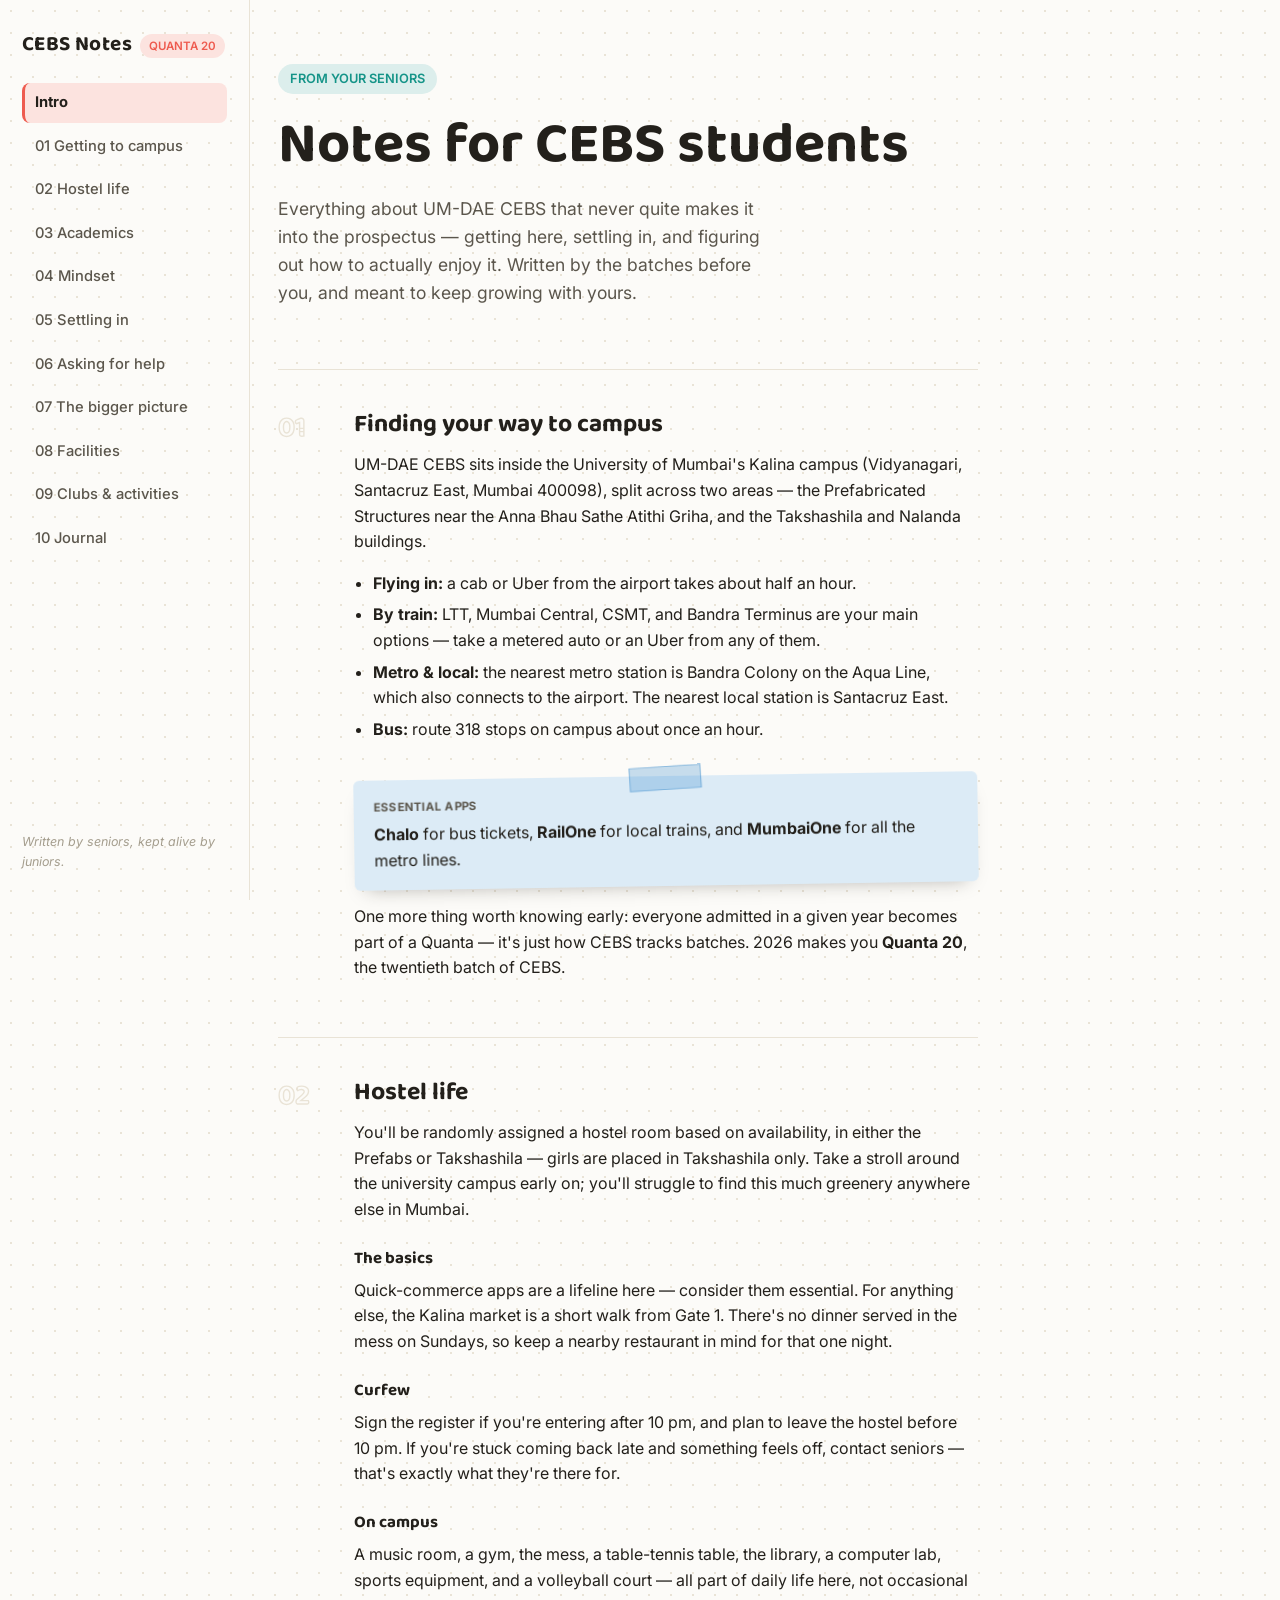
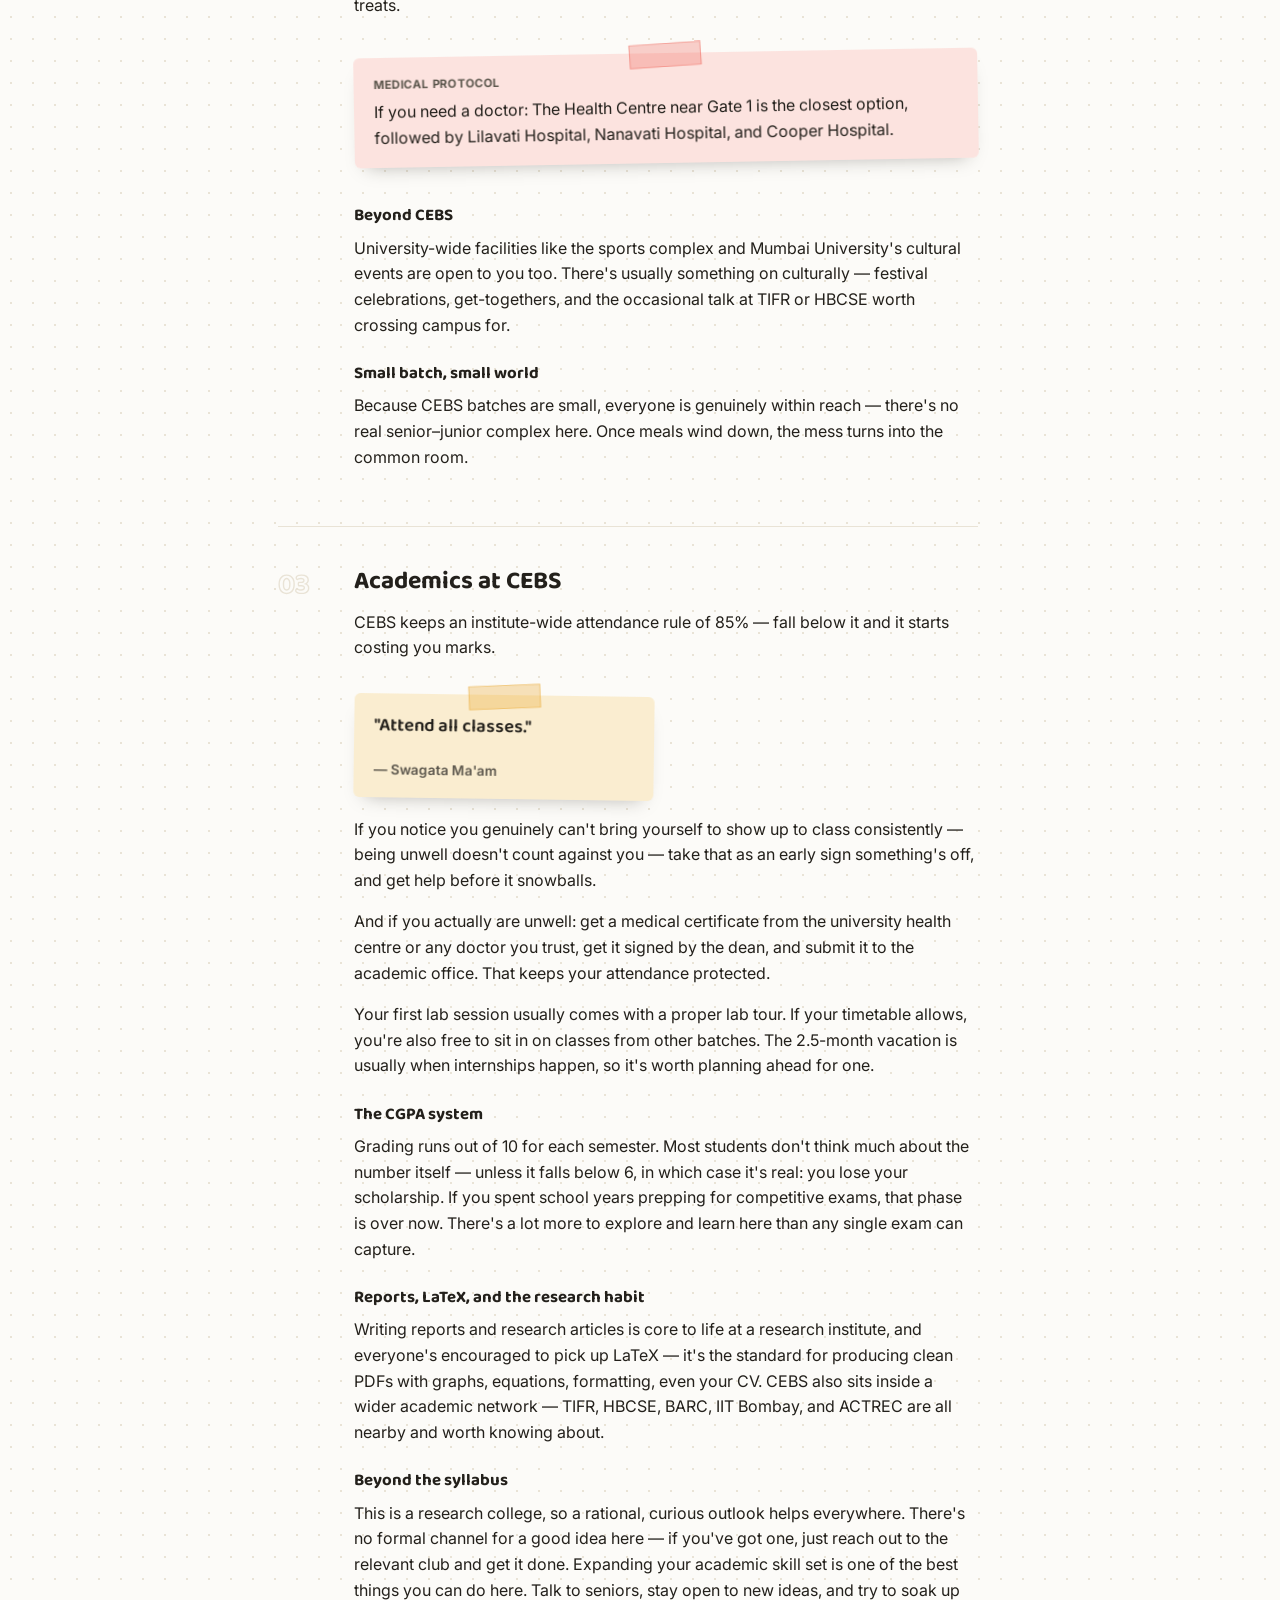
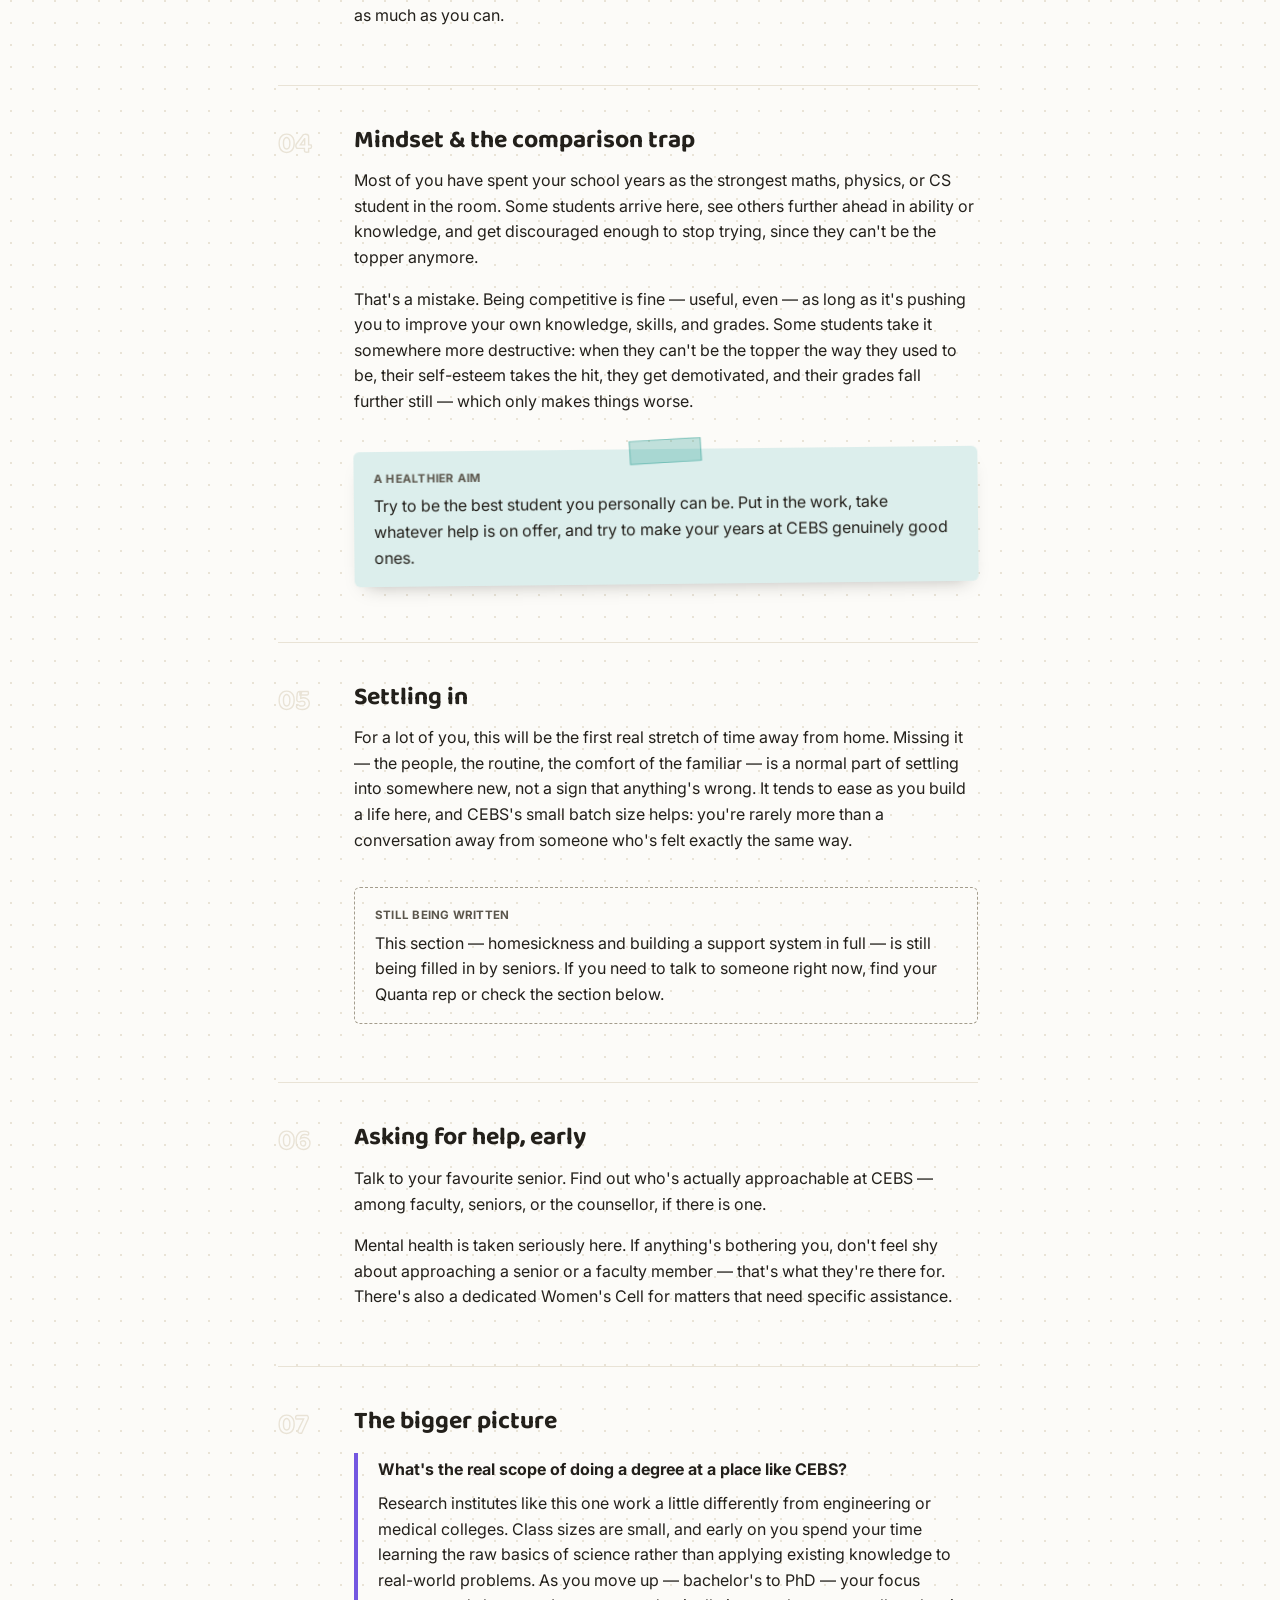
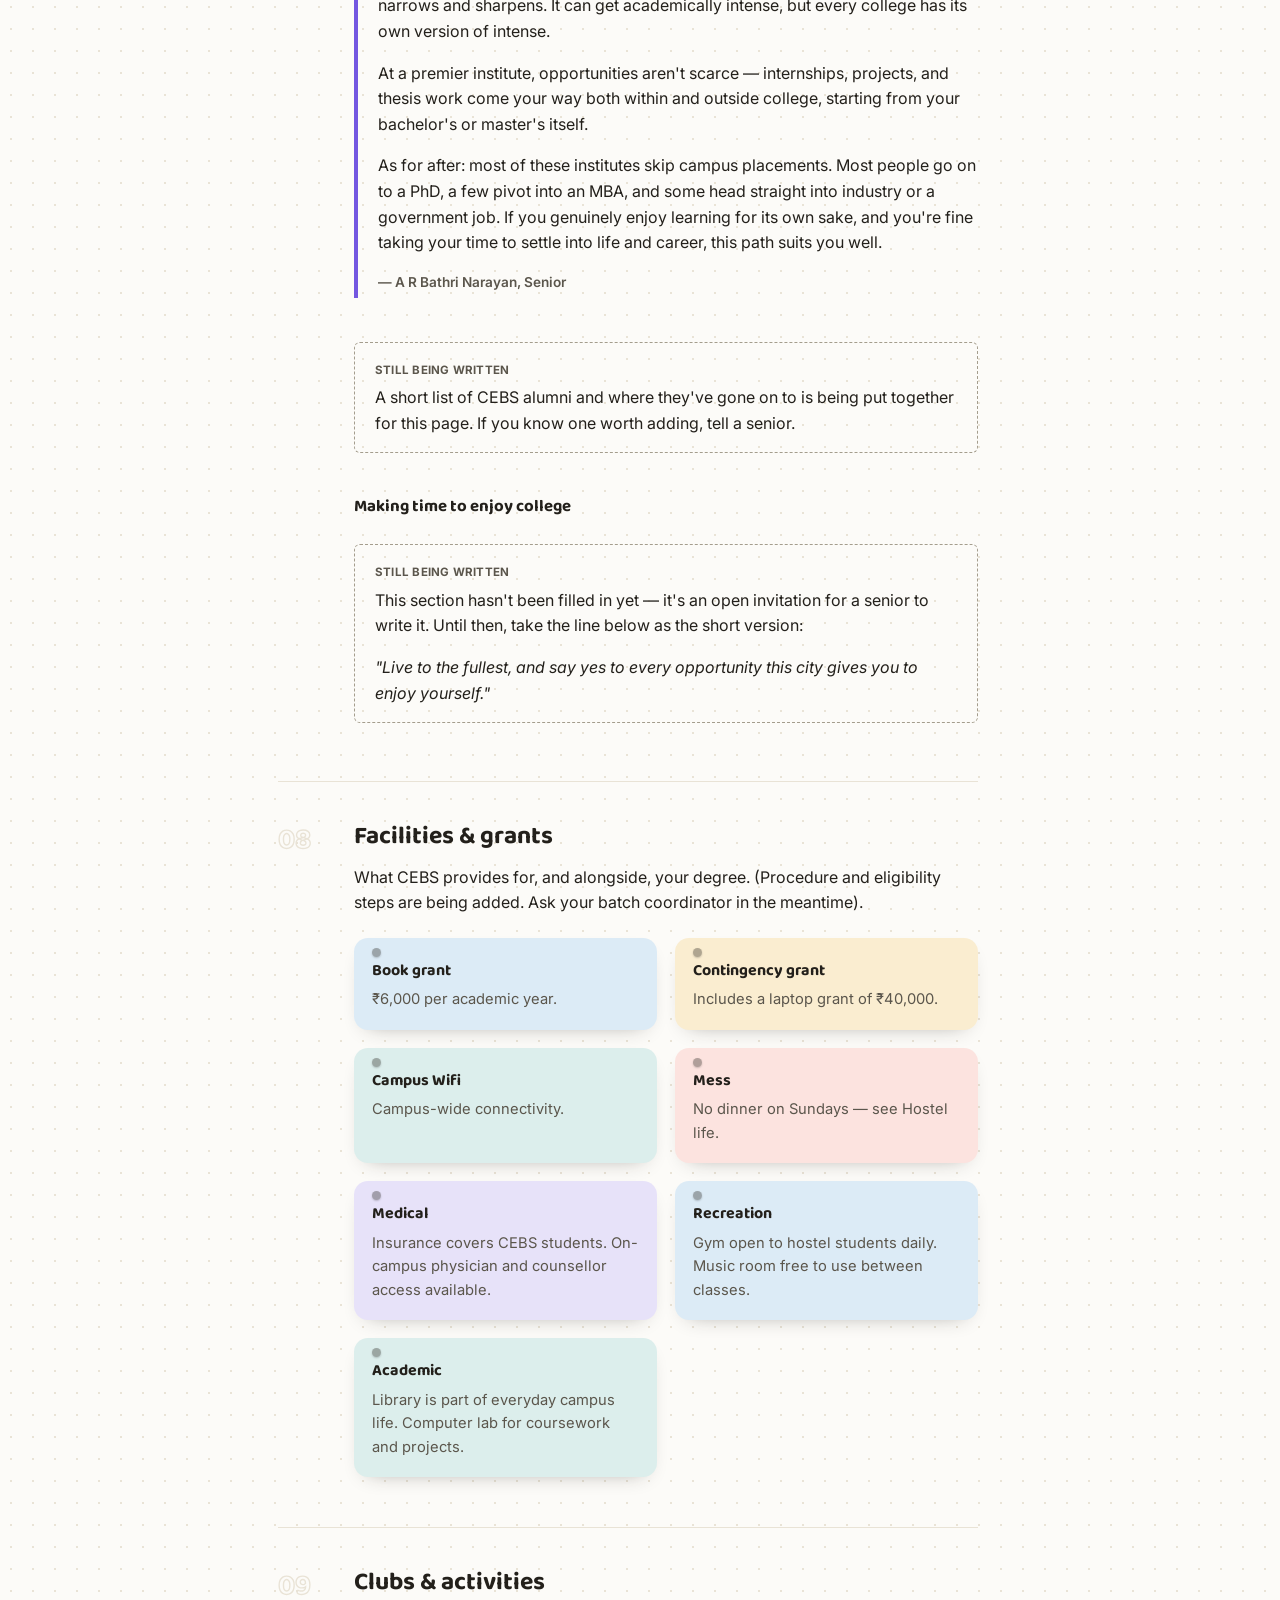
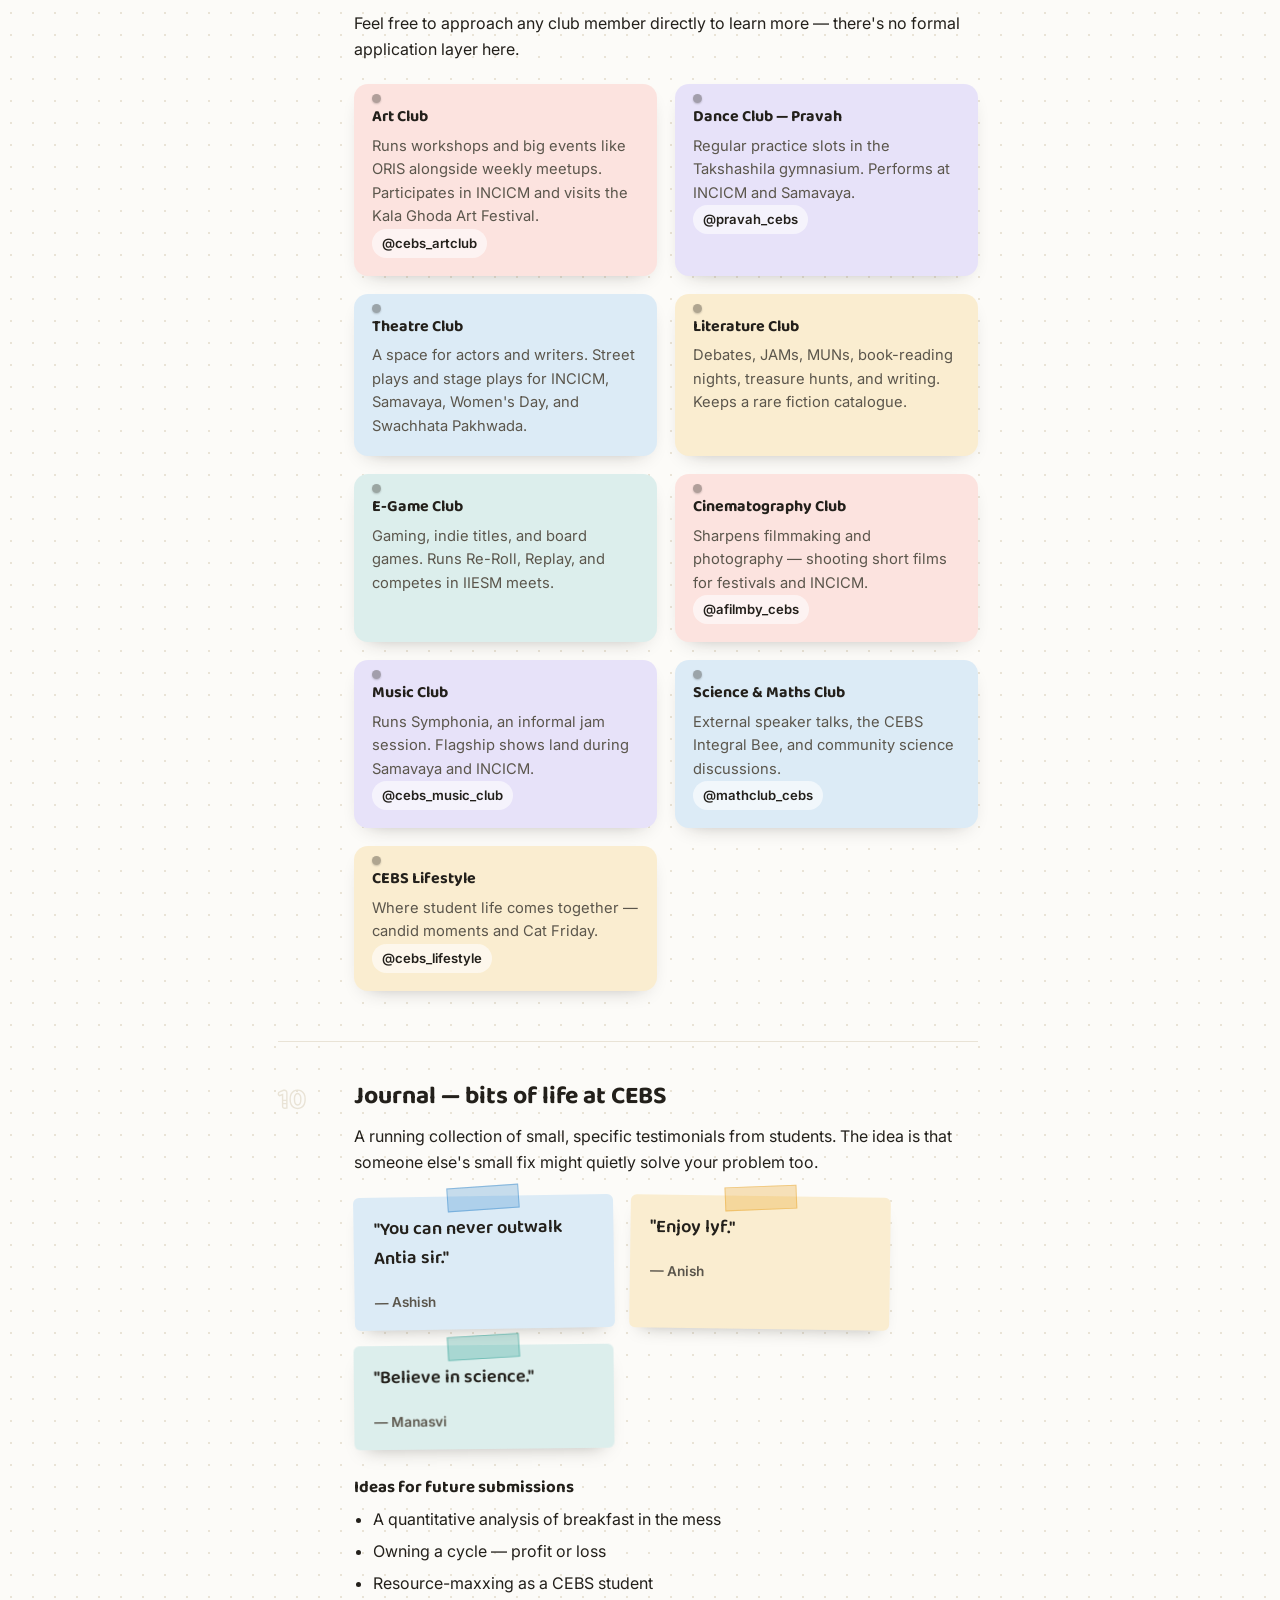
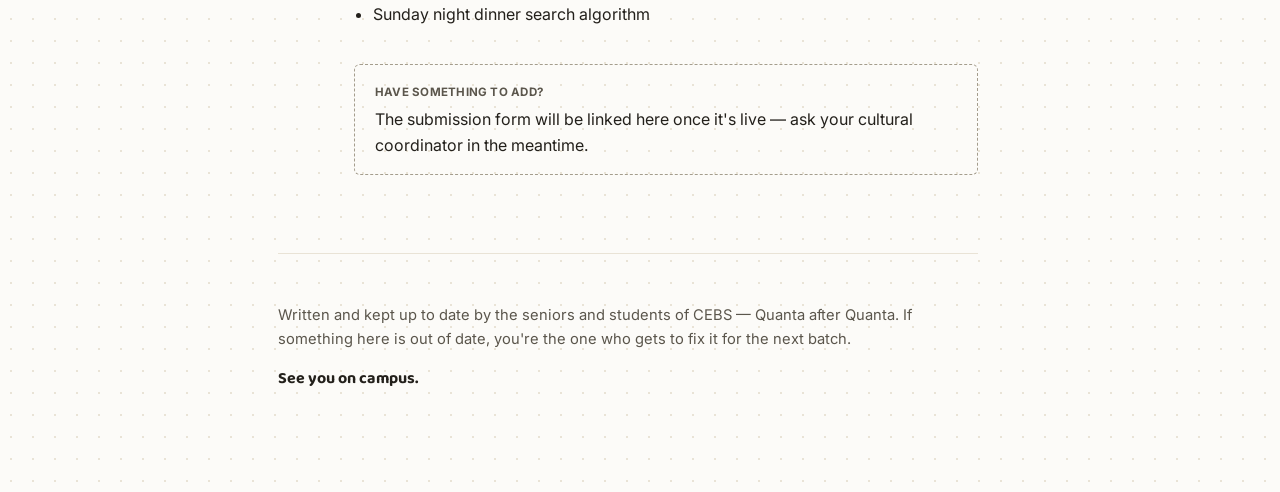
<file: index.html>
<!DOCTYPE html>
<html lang="en">
<head>
    <meta charset="UTF-8">
    <meta name="viewport" content="width=device-width, initial-scale=1.0">
    <title>CEBS Notes - Quanta 20</title>
    
    <link rel="preconnect" href="https://fonts.googleapis.com">
    <link rel="preconnect" href="https://fonts.gstatic.com" crossorigin>
    <link href="https://fonts.googleapis.com/css2?family=Baloo+2:wght@600;700&family=Inter:wght@400;500;600;700&display=swap" rel="stylesheet">
    <link rel="stylesheet" href="./css/style.css">
</head>
<body>

    <!-- Mobile Top Navigation (Visible only on small screens) -->
    <nav class="top-nav">
        <div class="top-nav__brand">
            <span>CEBS Notes</span>
            <span class="rail__quanta" style="font-size: 0.6rem;">Q20</span>
        </div>
        <div class="top-nav__scroll">
            <a href="#hero" class="is-active">Intro</a>
            <a href="#getting-here">Campus</a>
            <a href="#hostel">Hostel</a>
            <a href="#academics">Academics</a>
            <a href="#mindset">Mindset</a>
            <a href="#facilities">Facilities</a>
            <a href="#clubs">Clubs</a>
        </div>
    </nav>

    <div class="page">
        <!-- Desktop Left Sidebar -->
        <aside class="rail">
            <div class="rail__brand">
                <span class="rail__mark">CEBS Notes</span>
                <span class="rail__quanta">QUANTA 20</span>
            </div>
            <nav class="rail__nav">
                <a href="#hero" class="is-active">Intro</a>
                <a href="#getting-here">01 Getting to campus</a>
                <a href="#hostel">02 Hostel life</a>
                <a href="#academics">03 Academics</a>
                <a href="#mindset">04 Mindset</a>
                <a href="#settling">05 Settling in</a>
                <a href="#help">06 Asking for help</a>
                <a href="#bigger-picture">07 The bigger picture</a>
                <a href="#facilities">08 Facilities</a>
                <a href="#clubs">09 Clubs & activities</a>
                <a href="#journal">10 Journal</a>
            </nav>
            <div class="rail__note">
                Written by seniors, kept alive by juniors.
            </div>
        </aside>

        <!-- Main Content Area -->
        <main class="main">
            
            <!-- Hero Section -->
            <section class="hero" id="hero">
                <span class="hero__badge">FROM YOUR SENIORS</span>
                <h1 class="hero__title">Notes for CEBS students</h1>
                <p class="hero__sub">Everything about UM-DAE CEBS that never quite makes it into the prospectus — getting here, settling in, and figuring out how to actually enjoy it. Written by the batches before you, and meant to keep growing with yours.</p>
            </section>

            <!-- 01 Finding your way -->
            <section class="entry" id="getting-here">
                <h2 class="entry__num">01</h2>
                <div class="entry__body">
                    <h2>Finding your way to campus</h2>
                    <p>UM-DAE CEBS sits inside the University of Mumbai's Kalina campus (Vidyanagari, Santacruz East, Mumbai 400098), split across two areas — the Prefabricated Structures near the Anna Bhau Sathe Atithi Griha, and the Takshashila and Nalanda buildings.</p>
                    
                    <ul>
                        <li><strong>Flying in:</strong> a cab or Uber from the airport takes about half an hour.</li>
                        <li><strong>By train:</strong> LTT, Mumbai Central, CSMT, and Bandra Terminus are your main options — take a metered auto or an Uber from any of them.</li>
                        <li><strong>Metro & local:</strong> the nearest metro station is Bandra Colony on the Aqua Line, which also connects to the airport. The nearest local station is Santacruz East.</li>
                        <li><strong>Bus:</strong> route 318 stops on campus about once an hour.</li>
                    </ul>

                    <div class="note note--sky">
                        <span class="note__label">ESSENTIAL APPS</span>
                        <p><strong>Chalo</strong> for bus tickets, <strong>RailOne</strong> for local trains, and <strong>MumbaiOne</strong> for all the metro lines.</p>
                    </div>

                    <p>One more thing worth knowing early: everyone admitted in a given year becomes part of a Quanta — it's just how CEBS tracks batches. 2026 makes you <strong>Quanta 20</strong>, the twentieth batch of CEBS.</p>
                </div>
            </section>

            <!-- 02 Hostel Life -->
            <section class="entry" id="hostel">
                <h2 class="entry__num">02</h2>
                <div class="entry__body">
                    <h2>Hostel life</h2>
                    <p>You'll be randomly assigned a hostel room based on availability, in either the Prefabs or Takshashila — girls are placed in Takshashila only. Take a stroll around the university campus early on; you'll struggle to find this much greenery anywhere else in Mumbai.</p>
                    
                    <h3>The basics</h3>
                    <p>Quick-commerce apps are a lifeline here — consider them essential. For anything else, the Kalina market is a short walk from Gate 1. There's no dinner served in the mess on Sundays, so keep a nearby restaurant in mind for that one night.</p>

                    <h3>Curfew</h3>
                    <p>Sign the register if you're entering after 10 pm, and plan to leave the hostel before 10 pm. If you're stuck coming back late and something feels off, contact seniors — that's exactly what they're there for.</p>

                    <h3>On campus</h3>
                    <p>A music room, a gym, the mess, a table-tennis table, the library, a computer lab, sports equipment, and a volleyball court — all part of daily life here, not occasional treats.</p>

                    <div class="note note--coral">
                        <span class="note__label">MEDICAL PROTOCOL</span>
                        <p>If you need a doctor: The Health Centre near Gate 1 is the closest option, followed by Lilavati Hospital, Nanavati Hospital, and Cooper Hospital.</p>
                    </div>

                    <h3>Beyond CEBS</h3>
                    <p>University-wide facilities like the sports complex and Mumbai University's cultural events are open to you too. There's usually something on culturally — festival celebrations, get-togethers, and the occasional talk at TIFR or HBCSE worth crossing campus for.</p>

                    <h3>Small batch, small world</h3>
                    <p>Because CEBS batches are small, everyone is genuinely within reach — there's no real senior–junior complex here. Once meals wind down, the mess turns into the common room.</p>
                </div>
            </section>

            <!-- 03 Academics -->
            <section class="entry" id="academics">
                <h2 class="entry__num">03</h2>
                <div class="entry__body">
                    <h2>Academics at CEBS</h2>
                    <p>CEBS keeps an institute-wide attendance rule of 85% — fall below it and it starts costing you marks.</p>

                    <div class="note note--marigold" style="max-width: 300px;">
                        <p class="note--quote">"Attend all classes."</p>
                        <cite>— Swagata Ma'am</cite>
                    </div>

                    <p>If you notice you genuinely can't bring yourself to show up to class consistently — being unwell doesn't count against you — take that as an early sign something's off, and get help before it snowballs.</p>
                    
                    <p>And if you actually are unwell: get a medical certificate from the university health centre or any doctor you trust, get it signed by the dean, and submit it to the academic office. That keeps your attendance protected.</p>

                    <p>Your first lab session usually comes with a proper lab tour. If your timetable allows, you're also free to sit in on classes from other batches. The 2.5-month vacation is usually when internships happen, so it's worth planning ahead for one.</p>

                    <h3>The CGPA system</h3>
                    <p>Grading runs out of 10 for each semester. Most students don't think much about the number itself — unless it falls below 6, in which case it's real: you lose your scholarship. If you spent school years prepping for competitive exams, that phase is over now. There's a lot more to explore and learn here than any single exam can capture.</p>

                    <h3>Reports, LaTeX, and the research habit</h3>
                    <p>Writing reports and research articles is core to life at a research institute, and everyone's encouraged to pick up LaTeX — it's the standard for producing clean PDFs with graphs, equations, formatting, even your CV. CEBS also sits inside a wider academic network — TIFR, HBCSE, BARC, IIT Bombay, and ACTREC are all nearby and worth knowing about.</p>

                    <h3>Beyond the syllabus</h3>
                    <p>This is a research college, so a rational, curious outlook helps everywhere. There's no formal channel for a good idea here — if you've got one, just reach out to the relevant club and get it done. Expanding your academic skill set is one of the best things you can do here. Talk to seniors, stay open to new ideas, and try to soak up as much as you can.</p>
                </div>
            </section>

            <!-- 04 Mindset -->
            <section class="entry" id="mindset">
                <h2 class="entry__num">04</h2>
                <div class="entry__body">
                    <h2>Mindset & the comparison trap</h2>
                    <p>Most of you have spent your school years as the strongest maths, physics, or CS student in the room. Some students arrive here, see others further ahead in ability or knowledge, and get discouraged enough to stop trying, since they can't be the topper anymore.</p>
                    
                    <p>That's a mistake. Being competitive is fine — useful, even — as long as it's pushing you to improve your own knowledge, skills, and grades. Some students take it somewhere more destructive: when they can't be the topper the way they used to be, their self-esteem takes the hit, they get demotivated, and their grades fall further still — which only makes things worse.</p>
                    
                    <div class="note note--teal">
                        <span class="note__label">A HEALTHIER AIM</span>
                        <p>Try to be the best student you personally can be. Put in the work, take whatever help is on offer, and try to make your years at CEBS genuinely good ones.</p>
                    </div>
                </div>
            </section>

            <!-- 05 Settling In -->
            <section class="entry" id="settling">
                <h2 class="entry__num">05</h2>
                <div class="entry__body">
                    <h2>Settling in</h2>
                    <p>For a lot of you, this will be the first real stretch of time away from home. Missing it — the people, the routine, the comfort of the familiar — is a normal part of settling into somewhere new, not a sign that anything's wrong. It tends to ease as you build a life here, and CEBS's small batch size helps: you're rarely more than a conversation away from someone who's felt exactly the same way.</p>
                    
                    <div class="note note--dashed">
                        <span class="note__label">STILL BEING WRITTEN</span>
                        <p>This section — homesickness and building a support system in full — is still being filled in by seniors. If you need to talk to someone right now, find your Quanta rep or check the section below.</p>
                    </div>
                </div>
            </section>

            <!-- 06 Asking for help -->
            <section class="entry" id="help">
                <h2 class="entry__num">06</h2>
                <div class="entry__body">
                    <h2>Asking for help, early</h2>
                    <p>Talk to your favourite senior. Find out who's actually approachable at CEBS — among faculty, seniors, or the counsellor, if there is one.</p>
                    <p>Mental health is taken seriously here. If anything's bothering you, don't feel shy about approaching a senior or a faculty member — that's what they're there for. There's also a dedicated Women's Cell for matters that need specific assistance.</p>
                </div>
            </section>

            <!-- 07 Bigger Picture -->
            <section class="entry" id="bigger-picture">
                <h2 class="entry__num">07</h2>
                <div class="entry__body">
                    <h2>The bigger picture</h2>
                    
                    <div class="interview">
                        <div class="interview__q">What's the real scope of doing a degree at a place like CEBS?</div>
                        <p>Research institutes like this one work a little differently from engineering or medical colleges. Class sizes are small, and early on you spend your time learning the raw basics of science rather than applying existing knowledge to real-world problems. As you move up — bachelor's to PhD — your focus narrows and sharpens. It can get academically intense, but every college has its own version of intense.</p>
                        <p>At a premier institute, opportunities aren't scarce — internships, projects, and thesis work come your way both within and outside college, starting from your bachelor's or master's itself.</p>
                        <p>As for after: most of these institutes skip campus placements. Most people go on to a PhD, a few pivot into an MBA, and some head straight into industry or a government job. If you genuinely enjoy learning for its own sake, and you're fine taking your time to settle into life and career, this path suits you well.</p>
                        <cite>— A R Bathri Narayan, Senior</cite>
                    </div>

                    <div class="note note--dashed">
                        <span class="note__label">STILL BEING WRITTEN</span>
                        <p>A short list of CEBS alumni and where they've gone on to is being put together for this page. If you know one worth adding, tell a senior.</p>
                    </div>

                    <h3>Making time to enjoy college</h3>
                    <div class="note note--dashed">
                        <span class="note__label">STILL BEING WRITTEN</span>
                        <p>This section hasn't been filled in yet — it's an open invitation for a senior to write it. Until then, take the line below as the short version:</p>
                        <p style="margin-top: 8px; font-style: italic;">"Live to the fullest, and say yes to every opportunity this city gives you to enjoy yourself."</p>
                    </div>
                </div>
            </section>

            <!-- 08 Facilities -->
            <section class="entry" id="facilities">
                <h2 class="entry__num">08</h2>
                <div class="entry__body">
                    <h2>Facilities & grants</h2>
                    <p>What CEBS provides for, and alongside, your degree. (Procedure and eligibility steps are being added. Ask your batch coordinator in the meantime).</p>
                    
                    <div class="board">
                        <div class="pin pin--sky">
                            <h3>Book grant</h3>
                            <p>₹6,000 per academic year.</p>
                        </div>
                        <div class="pin pin--marigold">
                            <h3>Contingency grant</h3>
                            <p>Includes a laptop grant of ₹40,000.</p>
                        </div>
                        <div class="pin pin--teal">
                            <h3>Campus Wifi</h3>
                            <p>Campus-wide connectivity.</p>
                        </div>
                        <div class="pin pin--coral">
                            <h3>Mess</h3>
                            <p>No dinner on Sundays — see Hostel life.</p>
                        </div>
                        <div class="pin pin--violet">
                            <h3>Medical</h3>
                            <p>Insurance covers CEBS students. On-campus physician and counsellor access available.</p>
                        </div>
                        <div class="pin pin--sky">
                            <h3>Recreation</h3>
                            <p>Gym open to hostel students daily. Music room free to use between classes.</p>
                        </div>
                        <div class="pin pin--teal">
                            <h3>Academic</h3>
                            <p>Library is part of everyday campus life. Computer lab for coursework and projects.</p>
                        </div>
                    </div>
                </div>
            </section>

            <!-- 09 Clubs -->
            <section class="entry" id="clubs">
                <h2 class="entry__num">09</h2>
                <div class="entry__body">
                    <h2>Clubs & activities</h2>
                    <p>Feel free to approach any club member directly to learn more — there's no formal application layer here.</p>
                    
                    <div class="board">
                        <div class="pin pin--coral">
                            <h3>Art Club</h3>
                            <p>Runs workshops and big events like ORIS alongside weekly meetups. Participates in INCICM and visits the Kala Ghoda Art Festival.</p>
                            <span class="pin__link">@cebs_artclub</span>
                        </div>
                        <div class="pin pin--violet">
                            <h3>Dance Club — Pravah</h3>
                            <p>Regular practice slots in the Takshashila gymnasium. Performs at INCICM and Samavaya.</p>
                            <span class="pin__link">@pravah_cebs</span>
                        </div>
                        <div class="pin pin--sky">
                            <h3>Theatre Club</h3>
                            <p>A space for actors and writers. Street plays and stage plays for INCICM, Samavaya, Women's Day, and Swachhata Pakhwada.</p>
                        </div>
                        <div class="pin pin--marigold">
                            <h3>Literature Club</h3>
                            <p>Debates, JAMs, MUNs, book-reading nights, treasure hunts, and writing. Keeps a rare fiction catalogue.</p>
                        </div>
                        <div class="pin pin--teal">
                            <h3>E-Game Club</h3>
                            <p>Gaming, indie titles, and board games. Runs Re-Roll, Replay, and competes in IIESM meets.</p>
                        </div>
                        <div class="pin pin--coral">
                            <h3>Cinematography Club</h3>
                            <p>Sharpens filmmaking and photography — shooting short films for festivals and INCICM.</p>
                            <span class="pin__link">@afilmby_cebs</span>
                        </div>
                        <div class="pin pin--violet">
                            <h3>Music Club</h3>
                            <p>Runs Symphonia, an informal jam session. Flagship shows land during Samavaya and INCICM.</p>
                            <span class="pin__link">@cebs_music_club</span>
                        </div>
                        <div class="pin pin--sky">
                            <h3>Science & Maths Club</h3>
                            <p>External speaker talks, the CEBS Integral Bee, and community science discussions.</p>
                            <span class="pin__link">@mathclub_cebs</span>
                        </div>
                        <div class="pin pin--marigold">
                            <h3>CEBS Lifestyle</h3>
                            <p>Where student life comes together — candid moments and Cat Friday.</p>
                            <span class="pin__link">@cebs_lifestyle</span>
                        </div>
                    </div>
                </div>
            </section>

            <!-- 10 Journal -->
            <section class="entry" id="journal">
                <h2 class="entry__num">10</h2>
                <div class="entry__body">
                    <h2>Journal — bits of life at CEBS</h2>
                    <p>A running collection of small, specific testimonials from students. The idea is that someone else's small fix might quietly solve your problem too.</p>

                    <div class="wall">
                        <div class="note note--sky">
                            <p class="note--quote">"You can never outwalk Antia sir."</p>
                            <cite>— Ashish</cite>
                        </div>
                        <div class="note note--marigold">
                            <p class="note--quote">"Enjoy lyf."</p>
                            <cite>— Anish</cite>
                        </div>
                        <div class="note note--teal">
                            <p class="note--quote">"Believe in science."</p>
                            <cite>— Manasvi</cite>
                        </div>
                    </div>

                    <h3 style="margin-top: 30px;">Ideas for future submissions</h3>
                    <ul>
                        <li>A quantitative analysis of breakfast in the mess</li>
                        <li>Owning a cycle — profit or loss</li>
                        <li>Resource-maxxing as a CEBS student</li>
                        <li>Sunday night dinner search algorithm</li>
                    </ul>

                    <div class="note note--dashed" style="margin-top: 20px;">
                        <span class="note__label">HAVE SOMETHING TO ADD?</span>
                        <p>The submission form will be linked here once it's live — ask your cultural coordinator in the meantime.</p>
                    </div>
                </div>
            </section>

            <!-- Footer -->
            <footer class="footer">
                <p>Written and kept up to date by the seniors and students of CEBS — Quanta after Quanta. If something here is out of date, you're the one who gets to fix it for the next batch.</p>
                <div class="footer__sign">See you on campus.</div>
            </footer>

        </main>
    </div>

</body>
</html>
</file>
<file: css/style.css>
/* ============================================================
   Notes for CEBS Students — stylesheet
   A note-taking page (structure) crossed with a pinboard of
   sticky notes (the one recurring signature device throughout).
   ============================================================ */

:root {
  /* -- paper & ink -- */
  --paper: #fcfbf8;
  --paper-line: #e9e3d6;
  --ink: #23201b;
  --ink-soft: #5b564c;
  --ink-faint: #a49d8d;

  /* -- accent family, saturated (borders / tape / pins / links) -- */
  --coral: #ee5b4f;
  --marigold: #e8a325;
  --teal: #159488;
  --violet: #7457e0;
  --sky: #2b83c9;

  /* -- accent family, tinted (note backgrounds) -- */
  --coral-tint: #fce3df;
  --marigold-tint: #faedd0;
  --teal-tint: #dceeec;
  --violet-tint: #e7e2f9;
  --sky-tint: #dcebf6;

  --radius-note: 6px;
  --radius-pin: 14px;
  --shadow-note: 0 10px 18px -12px rgba(35, 32, 27, 0.35);
  --shadow-pin: 0 8px 20px -14px rgba(35, 32, 27, 0.45);

  --rail-width: 250px;
  --content-max: 700px;

  --font-display: "Baloo 2", ui-rounded, "Segoe UI", sans-serif;
  --font-body: "Inter", "Segoe UI", sans-serif;
}

* {
  box-sizing: border-box;
}

html {
  scroll-behavior: smooth;
}

@media (prefers-reduced-motion: reduce) {
  html {
    scroll-behavior: auto;
  }
  * {
    animation-duration: 0.01ms !important;
    transition-duration: 0.01ms !important;
  }
}

body {
  margin: 0;
  font-family: var(--font-body);
  color: var(--ink);
  background:
    radial-gradient(var(--paper-line) 1px, transparent 1px);
  background-size: 22px 22px;
  background-color: var(--paper);
  line-height: 1.6;
}

h1, h2, h3 {
  font-family: var(--font-display);
  color: var(--ink);
  line-height: 1.15;
  margin: 0;
}

p {
  margin: 0 0 1em;
}

a {
  color: var(--sky);
  text-decoration-thickness: 1.5px;
  text-underline-offset: 3px;
}

a:hover {
  color: var(--coral);
}

a:focus-visible,
button:focus-visible {
  outline: 3px solid var(--violet);
  outline-offset: 3px;
}

.skip-link {
  position: absolute;
  left: -999px;
  top: auto;
  background: var(--ink);
  color: var(--paper);
  padding: 10px 16px;
  border-radius: 0 0 8px 0;
  z-index: 100;
}

.skip-link:focus {
  left: 0;
  top: 0;
}

/* ================= layout ================= */

.page {
  display: grid;
  grid-template-columns: var(--rail-width) minmax(0, 1fr);
  min-height: 100vh;
}

.rail {
  position: sticky;
  top: 0;
  height: 100vh;
  overflow-y: auto;
  padding: 28px 22px;
  border-right: 1px solid var(--paper-line);
  display: flex;
  flex-direction: column;
  gap: 22px;
}

.rail__brand {
  display: flex;
  align-items: baseline;
  gap: 8px;
  flex-wrap: wrap;
}

.rail__mark {
  font-family: var(--font-display);
  font-weight: 700;
  font-size: 1.3rem;
  letter-spacing: 0.02em;
}

.rail__quanta {
  font-size: 0.72rem;
  font-weight: 600;
  color: var(--coral);
  background: var(--coral-tint);
  padding: 3px 9px;
  border-radius: 999px;
}

.rail__nav {
  display: flex;
  flex-direction: column;
  gap: 4px;
}

.rail__nav a {
  color: var(--ink-soft);
  text-decoration: none;
  font-size: 0.92rem;
  font-weight: 500;
  padding: 8px 10px;
  border-radius: 8px;
  border-left: 3px solid transparent;
  transition: background-color 0.15s ease, border-color 0.15s ease, color 0.15s ease;
}

.rail__nav a:hover {
  background: var(--paper-line);
  color: var(--ink);
}

.rail__nav a.is-active {
  color: var(--ink);
  font-weight: 700;
  border-left-color: var(--link-color, var(--coral));
  background: var(--tint-color, var(--coral-tint));
}

.rail__note {
  margin-top: auto;
  font-size: 0.78rem;
  color: var(--ink-faint);
  font-style: italic;
}

.main {
  min-width: 0;
  padding: 0 28px 80px;
}

/* mobile top nav (hidden on desktop) */
.top-nav {
  display: none;
}

@media (max-width: 940px) {
  .page {
    grid-template-columns: minmax(0, 1fr);
  }

  .rail {
    display: none;
  }

  .top-nav {
    display: block;
    position: sticky;
    top: 0;
    z-index: 20;
    background: var(--paper);
    border-bottom: 1px solid var(--paper-line);
    padding: 10px 16px;
  }

  .top-nav__brand {
    display: flex;
    align-items: baseline;
    gap: 8px;
    margin-bottom: 8px;
    font-family: var(--font-display);
    font-weight: 700;
  }

  .top-nav__scroll {
    display: flex;
    gap: 8px;
    overflow-x: auto;
    padding-bottom: 4px;
    scrollbar-width: thin;
  }

  .top-nav__scroll a {
    flex: none;
    white-space: nowrap;
    text-decoration: none;
    font-size: 0.82rem;
    font-weight: 600;
    color: var(--ink-soft);
    background: var(--paper-line);
    padding: 6px 12px;
    border-radius: 999px;
  }

  .top-nav__scroll a.is-active {
    color: #fff;
    background: var(--link-color, var(--coral));
  }

  .main {
    padding: 0 18px 60px;
  }
}

/* ================= hero ================= */

.hero {
  max-width: var(--content-max);
  padding: 64px 0 44px;
}

.hero__badge {
  display: inline-block;
  font-size: 0.8rem;
  font-weight: 600;
  color: var(--teal);
  background: var(--teal-tint);
  padding: 5px 12px;
  border-radius: 999px;
  margin-bottom: 18px;
}

.hero__title {
  font-size: clamp(2.4rem, 6vw, 3.6rem);
  font-weight: 700;
  margin-bottom: 16px;
}

.hero__sub {
  font-size: 1.1rem;
  color: var(--ink-soft);
  max-width: 46ch;
}

/* ================= essay entries ================= */

.entry {
  max-width: var(--content-max);
  display: grid;
  grid-template-columns: 56px minmax(0, 1fr);
  gap: 20px;
  padding: 40px 0;
  border-top: 1px solid var(--paper-line);
  scroll-margin-top: 24px;
}

.entry:first-of-type {
  border-top: none;
}

.entry__num {
  font-family: var(--font-display);
  font-weight: 700;
  font-size: 1.8rem;
  color: transparent;
  -webkit-text-stroke: 1.4px var(--paper-line);
  margin: 0;
  line-height: 1;
  padding-top: 4px;
}

.entry__body h2 {
  font-size: 1.55rem;
  margin-bottom: 14px;
}

.entry__body h3 {
  font-size: 1.05rem;
  margin: 26px 0 10px;
  color: var(--ink);
}

.entry__body p {
  max-width: 62ch;
}

.entry__body ul {
  margin: 0 0 1em;
  padding-left: 1.2em;
}

.entry__body li {
  margin-bottom: 6px;
  max-width: 60ch;
}

@media (max-width: 560px) {
  .entry {
    grid-template-columns: 1fr;
    gap: 8px;
  }

  .entry__num {
    -webkit-text-stroke: 1.2px var(--paper-line);
  }
}

/* ================= sticky note (signature device) ================= */

.note {
  position: relative;
  display: inline-block;
  width: 100%;
  margin: 18px 0;
  padding: 18px 20px 16px;
  border-radius: var(--radius-note);
  box-shadow: var(--shadow-note);
  transform: rotate(-1deg);
}

.note p:last-child {
  margin-bottom: 0;
}

.note::before {
  content: "";
  position: absolute;
  top: -10px;
  left: 50%;
  transform: translateX(-50%) rotate(-3deg);
  width: 70px;
  height: 22px;
  background: rgba(255, 255, 255, 0.55);
  border: 1px solid rgba(255, 255, 255, 0.7);
}

.note--coral { background: var(--coral-tint); }
.note--coral::before { background: rgba(238, 91, 79, 0.28); border-color: rgba(238, 91, 79, 0.4); }

.note--marigold { background: var(--marigold-tint); transform: rotate(0.8deg); }
.note--marigold::before { background: rgba(232, 163, 37, 0.3); border-color: rgba(232, 163, 37, 0.4); }

.note--teal { background: var(--teal-tint); transform: rotate(-0.6deg); }
.note--teal::before { background: rgba(21, 148, 136, 0.26); border-color: rgba(21, 148, 136, 0.4); }

.note--violet { background: var(--violet-tint); transform: rotate(1deg); }
.note--violet::before { background: rgba(116, 87, 224, 0.26); border-color: rgba(116, 87, 224, 0.4); }

.note--sky { background: var(--sky-tint); transform: rotate(-0.9deg); }
.note--sky::before { background: rgba(43, 131, 201, 0.26); border-color: rgba(43, 131, 201, 0.4); }

.note__label {
  display: block;
  font-size: 0.72rem;
  font-weight: 700;
  letter-spacing: 0.02em;
  color: var(--ink-soft);
  margin-bottom: 6px;
}

.note--dashed {
  border: 1.5px dashed var(--ink-faint);
  box-shadow: none;
  transform: none;
  background: transparent;
}

.note--dashed::before {
  display: none;
}

.note--quote {
  font-family: var(--font-display);
  font-size: 1.15rem;
  font-weight: 600;
}

.note cite {
  display: block;
  margin-top: 10px;
  font-family: var(--font-body);
  font-style: normal;
  font-size: 0.85rem;
  font-weight: 600;
  color: var(--ink-soft);
}

/* interview / Q&A card */
.interview {
  border-left: 4px solid var(--violet);
  padding: 4px 0 4px 20px;
  margin: 18px 0 26px;
}

.interview__q {
  font-weight: 700;
  margin-bottom: 8px;
}

.interview cite {
  display: block;
  margin-top: 10px;
  font-style: normal;
  font-size: 0.85rem;
  font-weight: 600;
  color: var(--ink-soft);
}

/* ================= pinboard grid ================= */

.board {
  display: grid;
  grid-template-columns: repeat(auto-fill, minmax(220px, 1fr));
  gap: 18px;
  margin: 22px 0 10px;
}

.pin {
  position: relative;
  border-radius: var(--radius-pin);
  padding: 20px 18px 18px;
  box-shadow: var(--shadow-pin);
}

.pin::before {
  content: "";
  position: absolute;
  top: 10px;
  left: 18px;
  width: 9px;
  height: 9px;
  border-radius: 50%;
  background: rgba(35, 32, 27, 0.35);
  box-shadow: 0 1px 2px rgba(0, 0, 0, 0.2);
}

.pin h3 {
  font-size: 1rem;
  margin: 4px 0 8px;
}

.pin p {
  font-size: 0.92rem;
  color: var(--ink-soft);
  margin-bottom: 10px;
}

.pin p:last-of-type {
  margin-bottom: 0;
}

.pin__link {
  display: inline-block;
  font-size: 0.82rem;
  font-weight: 600;
  text-decoration: none;
  background: rgba(255, 255, 255, 0.6);
  padding: 4px 10px;
  border-radius: 999px;
}

.pin--coral { background: var(--coral-tint); }
.pin--marigold { background: var(--marigold-tint); }
.pin--teal { background: var(--teal-tint); }
.pin--violet { background: var(--violet-tint); }
.pin--sky { background: var(--sky-tint); }

/* small rotated quote notes for the journal wall */
.wall {
  display: flex;
  flex-wrap: wrap;
  gap: 16px;
  margin: 20px 0;
}

.wall .note {
  width: auto;
  flex: 0 1 260px;
  max-width: 300px;
  margin: 0;
}

/* ================= footer ================= */

.footer {
  max-width: var(--content-max);
  padding: 50px 0 20px;
  border-top: 1px solid var(--paper-line);
  margin-top: 20px;
}

.footer p {
  color: var(--ink-soft);
  font-size: 0.92rem;
}

.footer__sign {
  font-family: var(--font-display);
  font-weight: 700;
  color: var(--ink);
  margin-top: 6px;
}

/* ================= back to top ================= */

.to-top {
  position: fixed;
  right: 22px;
  bottom: 22px;
  width: 44px;
  height: 44px;
  border-radius: 50%;
  border: none;
  background: var(--ink);
  color: var(--paper);
  font-size: 1.1rem;
  cursor: pointer;
  box-shadow: 0 8px 18px -8px rgba(0, 0, 0, 0.5);
  opacity: 0;
  transform: translateY(10px);
  pointer-events: none;
  transition: opacity 0.2s ease, transform 0.2s ease;
}

.to-top.is-visible {
  opacity: 1;
  transform: translateY(0);
  pointer-events: auto;
}
</file>
